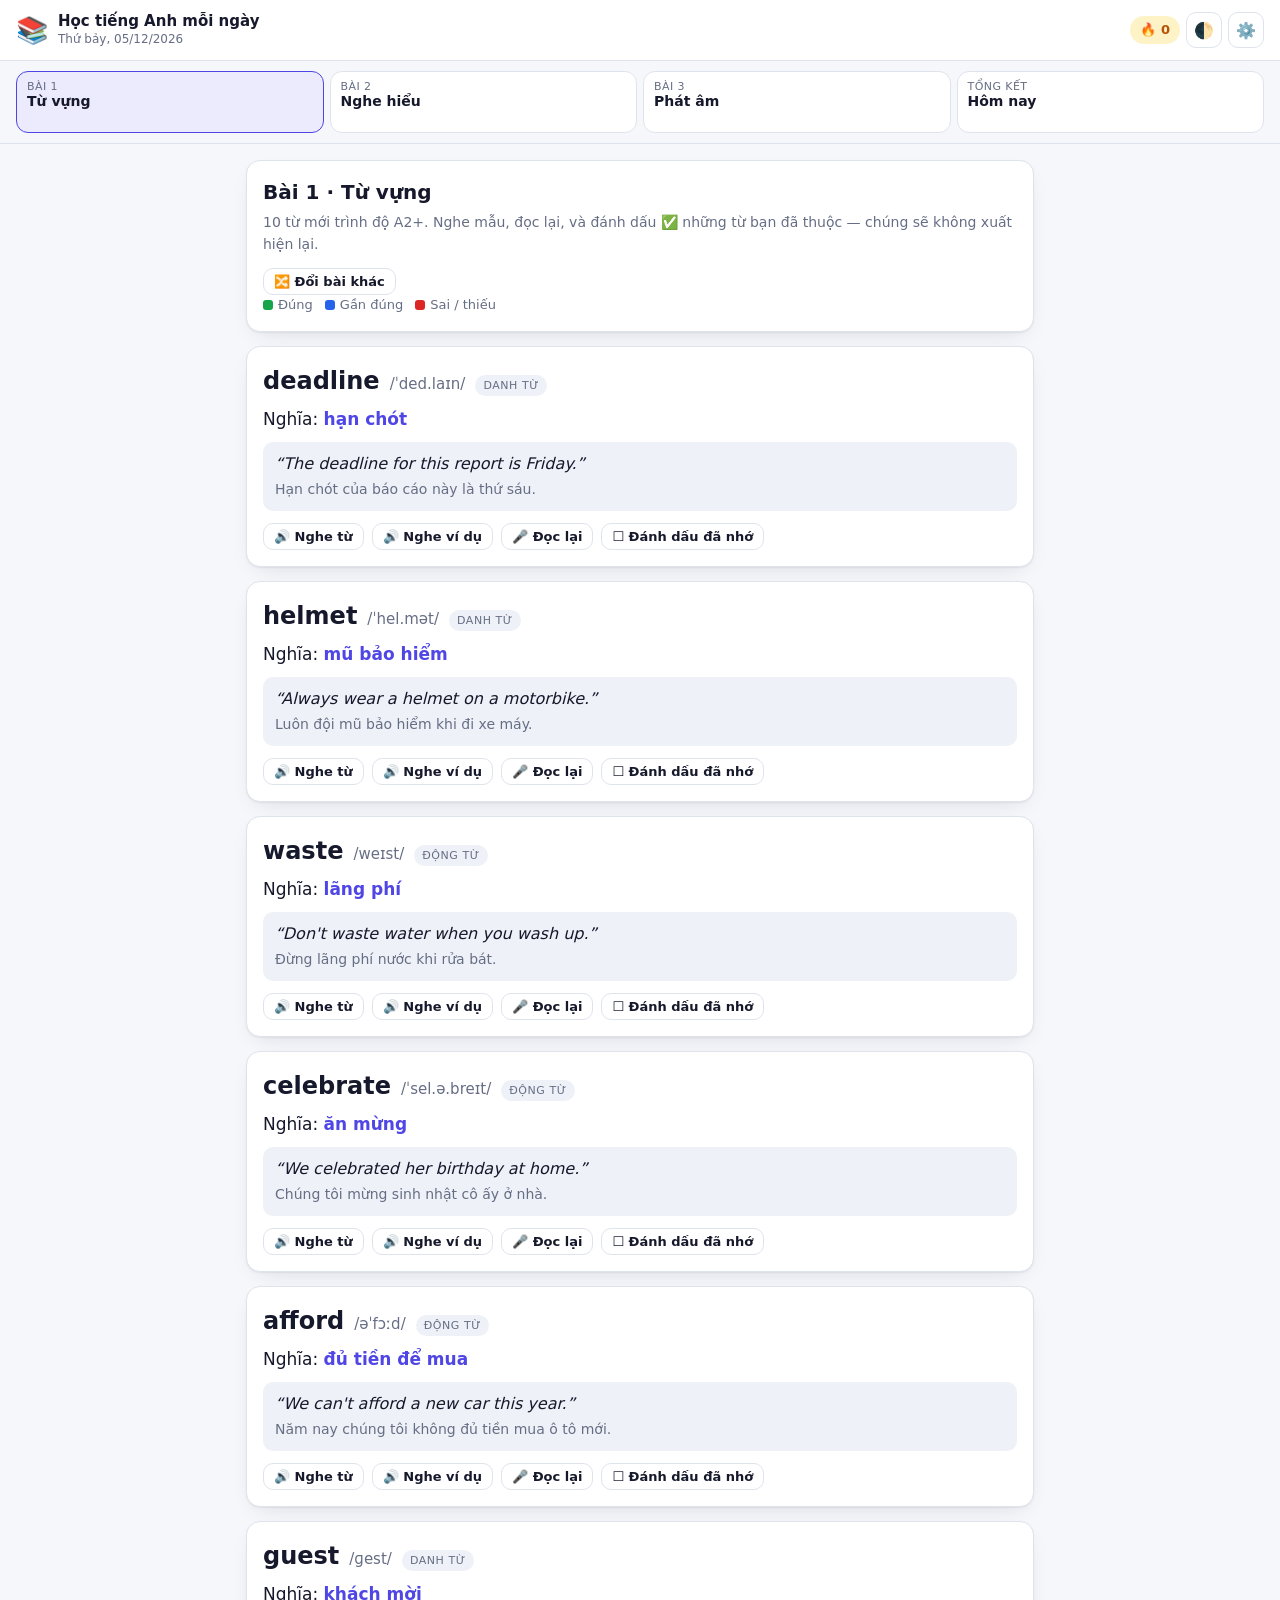
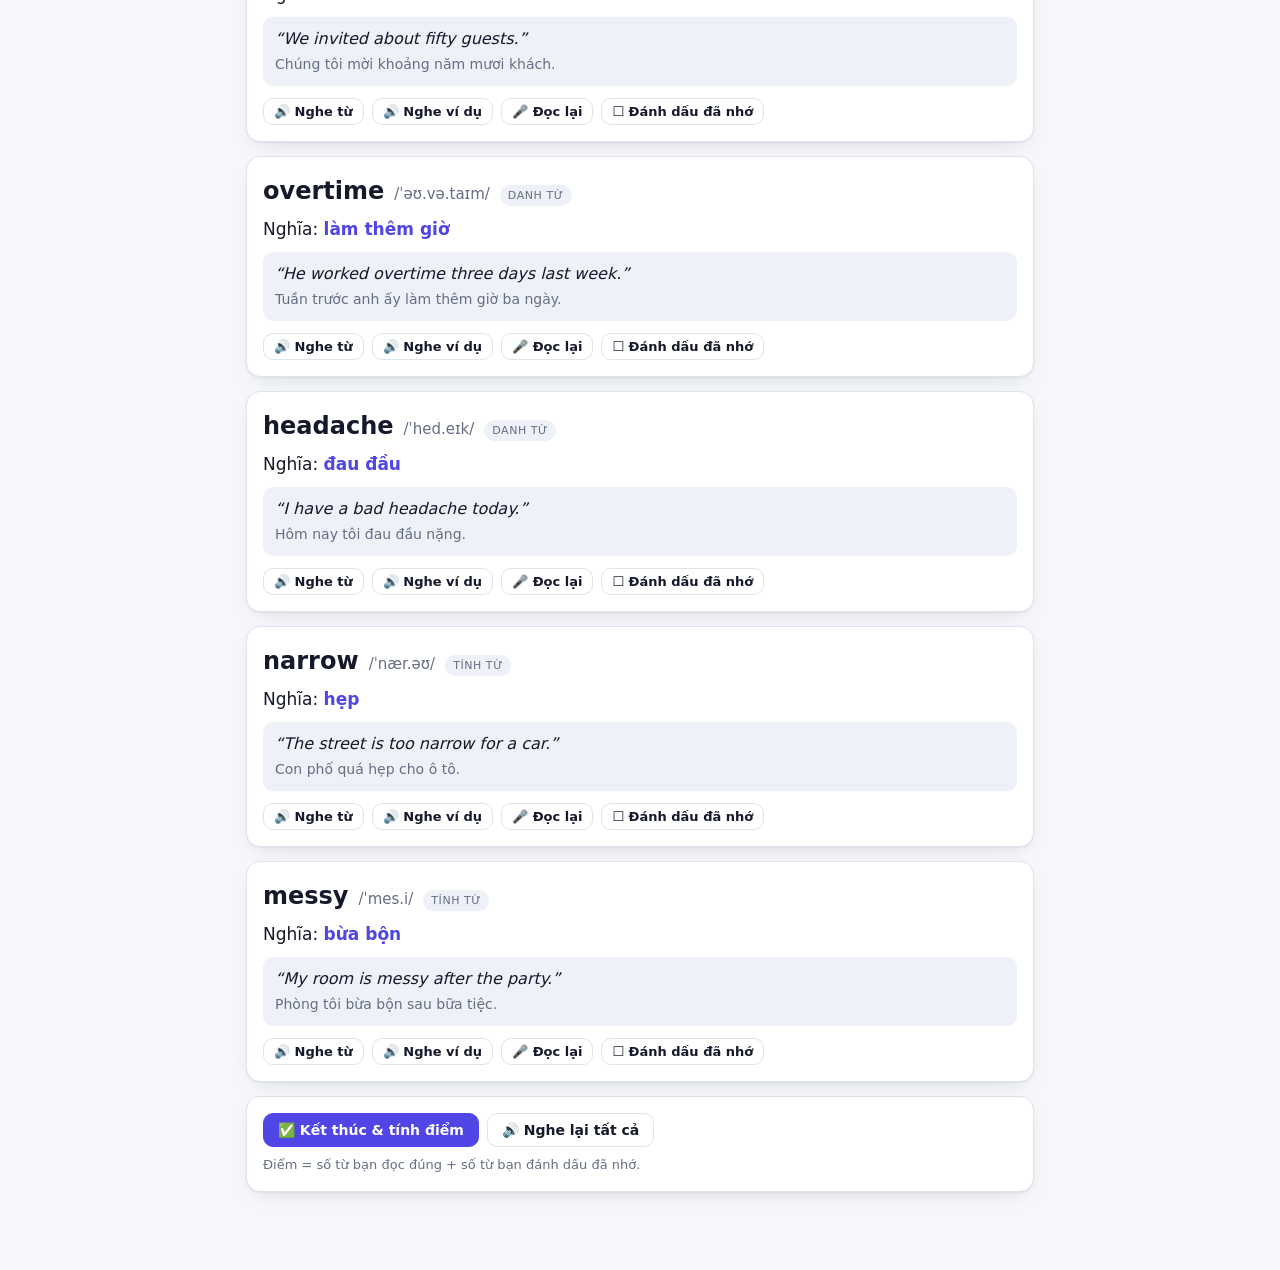
<file: index.html>
<!DOCTYPE html>
<html lang="vi">
<head>
<meta charset="utf-8">
<meta name="viewport" content="width=device-width, initial-scale=1, viewport-fit=cover">
<meta name="theme-color" content="#4f46e5" media="(prefers-color-scheme: light)">
<meta name="theme-color" content="#0f172a" media="(prefers-color-scheme: dark)">
<meta name="description" content="Luyện tiếng Anh A2+ mỗi ngày: từ vựng, nghe hiểu, đọc và phát âm.">
<title>Học tiếng Anh mỗi ngày</title>

<link rel="manifest" href="./manifest.webmanifest">
<link rel="icon" href="./icons/icon.svg" type="image/svg+xml">
<link rel="apple-touch-icon" href="./icons/apple-touch-icon.png">

<!-- iOS: mở toàn màn hình như app khi thêm vào Màn hình chính -->
<meta name="mobile-web-app-capable" content="yes">
<meta name="apple-mobile-web-app-capable" content="yes">
<meta name="apple-mobile-web-app-status-bar-style" content="black-translucent">
<meta name="apple-mobile-web-app-title" content="Tiếng Anh">

<link rel="stylesheet" href="./css/style.css">
</head>
<body>

<header class="topbar">
  <div class="brand">
    <span class="brand-icon">📚</span>
    <div>
      <div class="brand-title">Học tiếng Anh mỗi ngày</div>
      <div class="brand-sub" id="today-label">—</div>
    </div>
  </div>
  <div class="topbar-right">
    <div class="streak" id="streak-badge" title="Số ngày học liên tiếp">🔥 <span id="streak-count">0</span></div>
    <button class="icon-btn" id="btn-theme" title="Đổi giao diện sáng/tối" aria-label="Đổi giao diện">🌓</button>
    <button class="icon-btn" id="btn-settings" title="Cài đặt" aria-label="Cài đặt">⚙️</button>
  </div>
</header>

<nav class="tabs" id="tabs">
  <button class="tab" data-view="ex1">
    <span class="tab-num">Bài 1</span>
    <span class="tab-name">Từ vựng</span>
    <span class="tab-score" id="tab-score-1"></span>
  </button>
  <button class="tab" data-view="ex2">
    <span class="tab-num">Bài 2</span>
    <span class="tab-name">Nghe hiểu</span>
    <span class="tab-score" id="tab-score-2"></span>
  </button>
  <button class="tab" data-view="ex3">
    <span class="tab-num">Bài 3</span>
    <span class="tab-name">Phát âm</span>
    <span class="tab-score" id="tab-score-3"></span>
  </button>
  <button class="tab" data-view="summary">
    <span class="tab-num">Tổng kết</span>
    <span class="tab-name">Hôm nay</span>
    <span class="tab-score"></span>
  </button>
</nav>

<main id="main">
  <section class="view" id="view-ex1" hidden></section>
  <section class="view" id="view-ex2" hidden></section>
  <section class="view" id="view-ex3" hidden></section>
  <section class="view" id="view-summary" hidden></section>
  <section class="view" id="view-loading">
    <div class="card center">
      <div class="spinner"></div>
      <p>Đang tải bài học hôm nay…</p>
    </div>
  </section>
</main>

<!-- Cài đặt -->
<dialog id="dlg-settings" class="dlg">
  <form method="dialog" class="dlg-body">
    <h2>Cài đặt</h2>

    <fieldset>
      <legend>Giọng đọc</legend>
      <label class="row">
        <span>Giọng</span>
        <select id="set-voice"></select>
      </label>
      <label class="row">
        <span>Tốc độ đọc: <b id="set-rate-val">0.9×</b></span>
        <input type="range" id="set-rate" min="0.6" max="1.2" step="0.05" value="0.9">
      </label>
      <button type="button" class="btn ghost" id="btn-test-voice">🔊 Nghe thử</button>
    </fieldset>

    <fieldset>
      <legend>Từ đã nhớ</legend>
      <p class="muted small">Những từ này sẽ không xuất hiện lại trong Bài 1.</p>
      <div id="known-words-list" class="chips"></div>
      <button type="button" class="btn ghost danger" id="btn-clear-known">Bỏ đánh dấu tất cả</button>
    </fieldset>

    <fieldset>
      <legend>Cài lên thiết bị</legend>
      <p class="muted small" id="install-status">—</p>
      <button type="button" class="btn primary" id="btn-install" hidden>⬇️ Cài đặt app</button>
      <p class="muted small" id="install-help"></p>
    </fieldset>

    <fieldset>
      <legend>Tiến độ</legend>
      <p class="muted small">
        Tiến độ lưu riêng trên từng thiết bị. Muốn chuyển sang máy khác thì xuất ra
        file rồi nhập lại ở máy kia.
      </p>
      <div class="btn-row">
        <button type="button" class="btn ghost" id="btn-export">⬇️ Xuất tiến độ (JSON)</button>
        <button type="button" class="btn ghost" id="btn-import">⬆️ Nhập tiến độ</button>
        <input type="file" id="file-import" accept="application/json" hidden>
      </div>
      <button type="button" class="btn ghost danger" id="btn-reset">Xoá toàn bộ tiến độ</button>
    </fieldset>

    <fieldset>
      <legend>Claude API (tuỳ chọn)</legend>
      <p class="muted small">
        Nhập API key để bấm <b>“Sinh bài mới bằng AI”</b> ở mỗi bài. Không nhập vẫn học
        bình thường bằng ngân hàng bài có sẵn.
      </p>
      <div class="warn small">
        ⚠️ Key được lưu trong <code>localStorage</code> của chính trình duyệt này và gửi
        thẳng tới api.anthropic.com. Chỉ dùng key cá nhân có giới hạn chi tiêu, và
        <b>không nhập trên máy dùng chung</b>.
      </div>
      <label class="row">
        <span>API key</span>
        <input type="password" id="set-apikey" placeholder="sk-ant-…" autocomplete="off">
      </label>
    </fieldset>

    <menu class="dlg-actions">
      <button class="btn primary" value="close">Xong</button>
    </menu>
  </form>
</dialog>

<div id="toast" class="toast" hidden></div>

<script type="module" src="./js/app.js"></script>
</body>
</html>
</file>
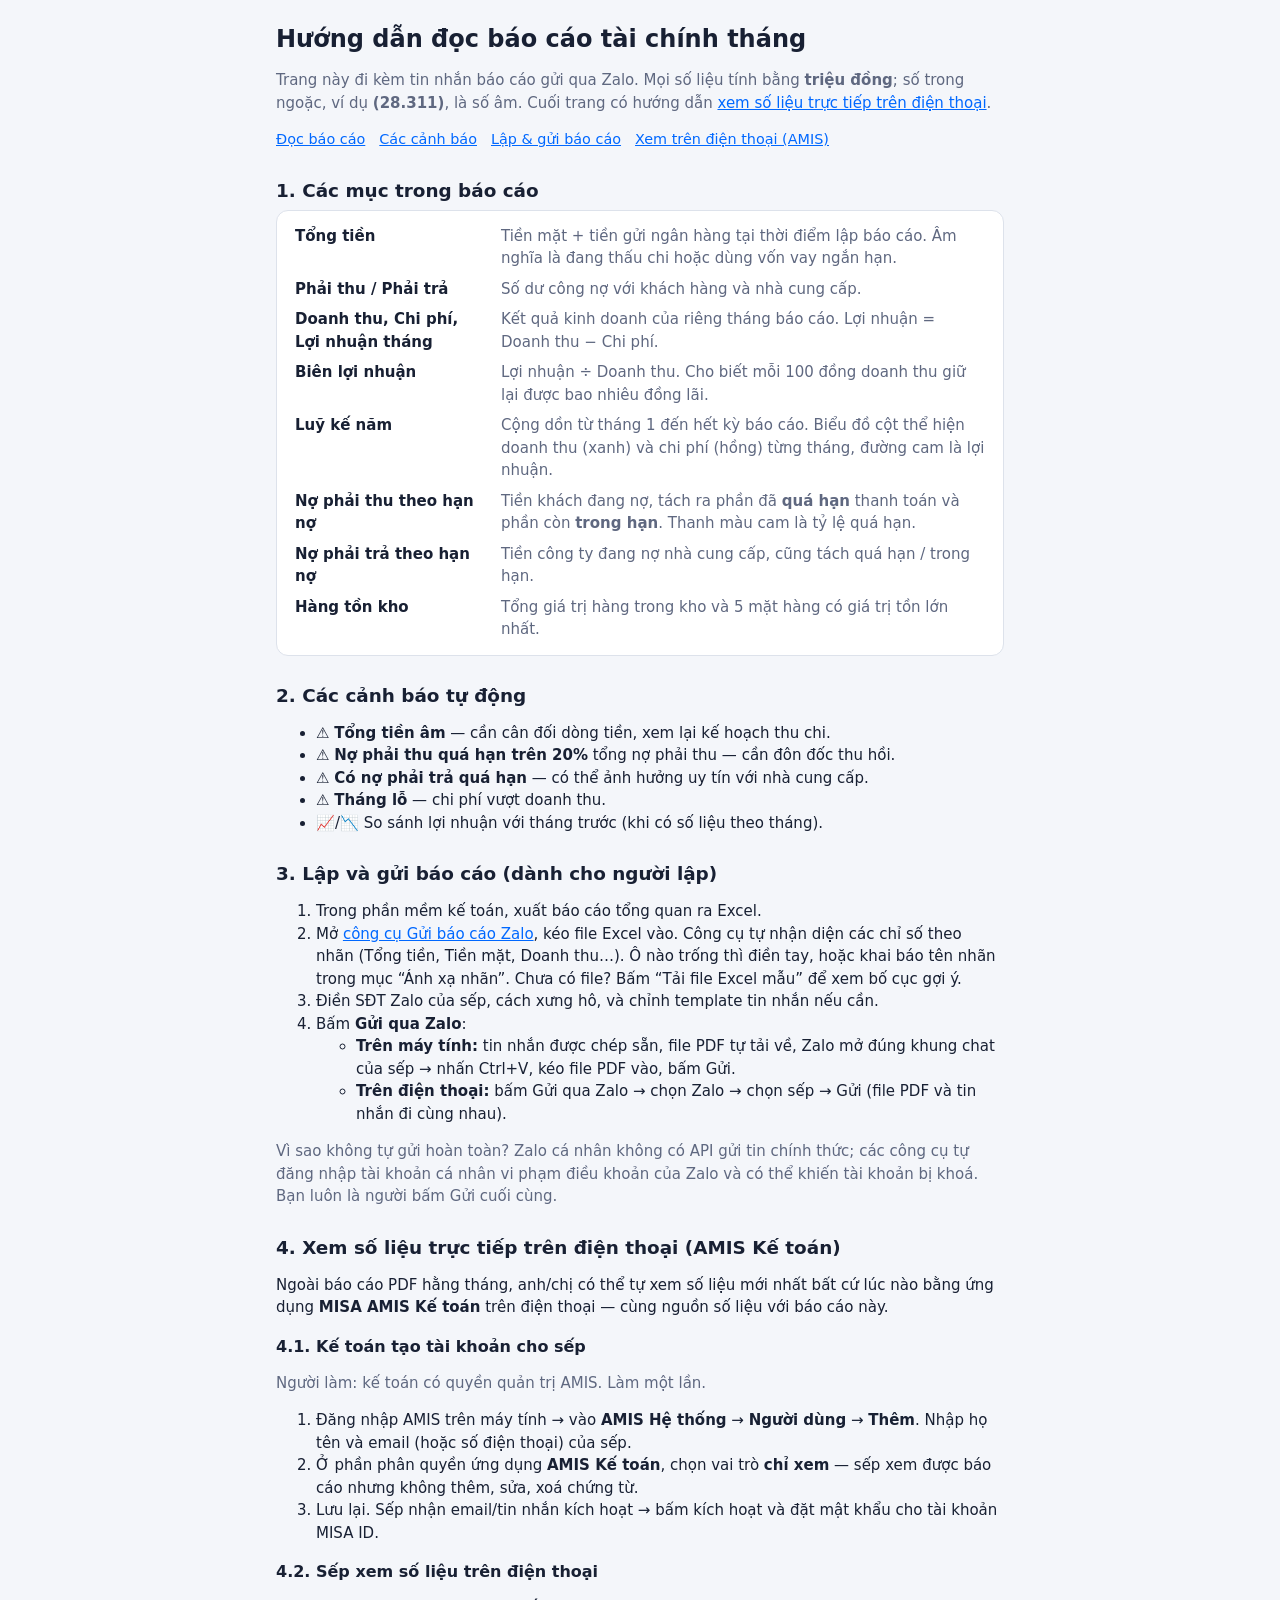
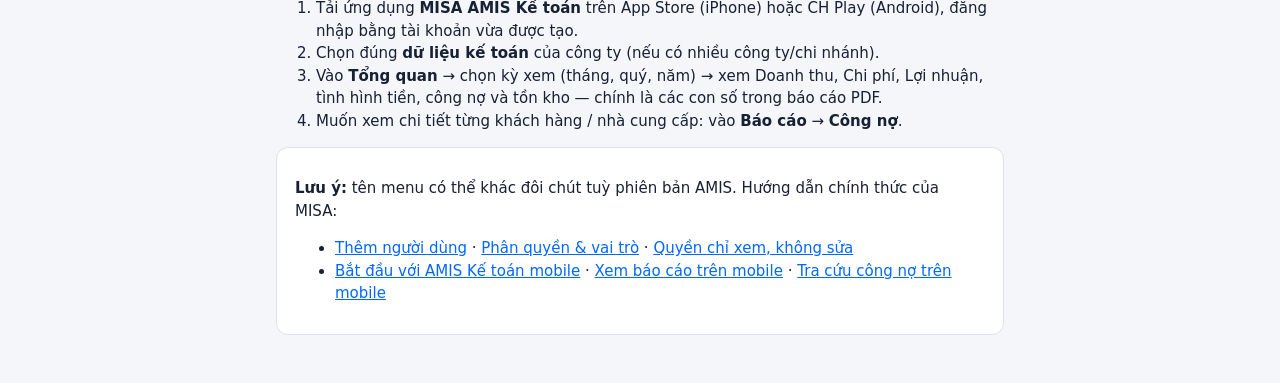
<file: zalo-report/huong-dan.html>
<!doctype html>
<html lang="vi">
<head>
  <meta charset="utf-8">
  <meta name="viewport" content="width=device-width, initial-scale=1">
  <title>Hướng dẫn báo cáo</title>
  <meta name="description" content="Cách đọc báo cáo tài chính tháng, cách lập và gửi báo cáo qua Zalo, và cách xem số liệu trực tiếp trên điện thoại.">
  <link rel="stylesheet" href="css/report.css">
  <style>
    .doc { max-width: 760px; margin: 0 auto; padding: 24px 16px 48px; }
    .doc h1 { font-size: 1.5rem; margin-bottom: 6px; }
    .doc h2 { font-size: 1.15rem; margin: 28px 0 8px; }
    .doc h3.sub { font-size: 1rem; margin: 18px 0 4px; }
    .doc a { color: var(--accent); }
    .doc p, .doc li { color: var(--text); }
    .doc .lead { color: var(--muted); }
    .doc dl { display: grid; grid-template-columns: minmax(120px, 190px) 1fr; gap: 8px 16px; margin: 0; }
    .doc dt { font-weight: 600; }
    .doc dd { margin: 0; color: var(--muted); }
    .doc nav { display: flex; gap: 14px; flex-wrap: wrap; font-size: .9rem; margin-top: 8px; }
    .doc nav a { color: var(--accent); }
    .doc .box { background: var(--surface); border: 1px solid var(--border); border-radius: var(--radius); padding: 14px 18px; }
    @media (max-width: 560px) { .doc dl { grid-template-columns: 1fr; } .doc dd { margin-bottom: 6px; } }
  </style>
</head>
<body>
  <main class="doc">
    <h1>Hướng dẫn đọc báo cáo tài chính tháng</h1>
    <p class="lead">Trang này đi kèm tin nhắn báo cáo gửi qua Zalo. Mọi số liệu tính bằng <b>triệu đồng</b>;
      số trong ngoặc, ví dụ <b>(28.311)</b>, là số âm.
      Cuối trang có hướng dẫn <a href="#amis-mobile">xem số liệu trực tiếp trên điện thoại</a>.</p>
    <nav><a href="#doc-bao-cao">Đọc báo cáo</a><a href="#canh-bao">Các cảnh báo</a><a href="#lap-bao-cao">Lập &amp; gửi báo cáo</a><a href="#amis-mobile">Xem trên điện thoại (AMIS)</a></nav>

    <h2 id="doc-bao-cao">1. Các mục trong báo cáo</h2>
    <div class="box">
      <dl>
        <dt>Tổng tiền</dt><dd>Tiền mặt + tiền gửi ngân hàng tại thời điểm lập báo cáo. Âm nghĩa là đang thấu chi hoặc dùng vốn vay ngắn hạn.</dd>
        <dt>Phải thu / Phải trả</dt><dd>Số dư công nợ với khách hàng và nhà cung cấp.</dd>
        <dt>Doanh thu, Chi phí, Lợi nhuận tháng</dt><dd>Kết quả kinh doanh của riêng tháng báo cáo. Lợi nhuận = Doanh thu − Chi phí.</dd>
        <dt>Biên lợi nhuận</dt><dd>Lợi nhuận ÷ Doanh thu. Cho biết mỗi 100 đồng doanh thu giữ lại được bao nhiêu đồng lãi.</dd>
        <dt>Luỹ kế năm</dt><dd>Cộng dồn từ tháng 1 đến hết kỳ báo cáo. Biểu đồ cột thể hiện doanh thu (xanh) và chi phí (hồng) từng tháng, đường cam là lợi nhuận.</dd>
        <dt>Nợ phải thu theo hạn nợ</dt><dd>Tiền khách đang nợ, tách ra phần đã <b>quá hạn</b> thanh toán và phần còn <b>trong hạn</b>. Thanh màu cam là tỷ lệ quá hạn.</dd>
        <dt>Nợ phải trả theo hạn nợ</dt><dd>Tiền công ty đang nợ nhà cung cấp, cũng tách quá hạn / trong hạn.</dd>
        <dt>Hàng tồn kho</dt><dd>Tổng giá trị hàng trong kho và 5 mặt hàng có giá trị tồn lớn nhất.</dd>
      </dl>
    </div>

    <h2 id="canh-bao">2. Các cảnh báo tự động</h2>
    <ul>
      <li>⚠️ <b>Tổng tiền âm</b> — cần cân đối dòng tiền, xem lại kế hoạch thu chi.</li>
      <li>⚠️ <b>Nợ phải thu quá hạn trên 20%</b> tổng nợ phải thu — cần đôn đốc thu hồi.</li>
      <li>⚠️ <b>Có nợ phải trả quá hạn</b> — có thể ảnh hưởng uy tín với nhà cung cấp.</li>
      <li>⚠️ <b>Tháng lỗ</b> — chi phí vượt doanh thu.</li>
      <li>📈/📉 So sánh lợi nhuận với tháng trước (khi có số liệu theo tháng).</li>
    </ul>

    <h2 id="lap-bao-cao">3. Lập và gửi báo cáo (dành cho người lập)</h2>
    <ol>
      <li>Trong phần mềm kế toán, xuất báo cáo tổng quan ra Excel.</li>
      <li>Mở <a href="./">công cụ Gửi báo cáo Zalo</a>, kéo file Excel vào. Công cụ tự nhận diện các chỉ số theo nhãn
        (Tổng tiền, Tiền mặt, Doanh thu…). Ô nào trống thì điền tay, hoặc khai báo tên nhãn trong mục “Ánh xạ nhãn”.
        Chưa có file? Bấm “Tải file Excel mẫu” để xem bố cục gợi ý.</li>
      <li>Điền SĐT Zalo của sếp, cách xưng hô, và chỉnh template tin nhắn nếu cần.</li>
      <li>Bấm <b>Gửi qua Zalo</b>:
        <ul>
          <li><b>Trên máy tính:</b> tin nhắn được chép sẵn, file PDF tự tải về, Zalo mở đúng khung chat của sếp → nhấn Ctrl+V, kéo file PDF vào, bấm Gửi.</li>
          <li><b>Trên điện thoại:</b> bấm Gửi qua Zalo → chọn Zalo → chọn sếp → Gửi (file PDF và tin nhắn đi cùng nhau).</li>
        </ul>
      </li>
    </ol>
    <p class="lead">Vì sao không tự gửi hoàn toàn? Zalo cá nhân không có API gửi tin chính thức; các công cụ tự đăng nhập
      tài khoản cá nhân vi phạm điều khoản của Zalo và có thể khiến tài khoản bị khoá. Bạn luôn là người bấm Gửi cuối cùng.</p>

    <h2 id="amis-mobile">4. Xem số liệu trực tiếp trên điện thoại (AMIS Kế toán)</h2>
    <p>Ngoài báo cáo PDF hằng tháng, anh/chị có thể tự xem số liệu mới nhất bất cứ lúc nào bằng ứng dụng
      <b>MISA AMIS Kế toán</b> trên điện thoại — cùng nguồn số liệu với báo cáo này.</p>

    <h3 class="sub">4.1. Kế toán tạo tài khoản cho sếp</h3>
    <p class="lead">Người làm: kế toán có quyền quản trị AMIS. Làm một lần.</p>
    <ol>
      <li>Đăng nhập AMIS trên máy tính → vào <b>AMIS Hệ thống</b> → <b>Người dùng</b> → <b>Thêm</b>.
        Nhập họ tên và email (hoặc số điện thoại) của sếp.</li>
      <li>Ở phần phân quyền ứng dụng <b>AMIS Kế toán</b>, chọn vai trò <b>chỉ xem</b> — sếp xem được
        báo cáo nhưng không thêm, sửa, xoá chứng từ.</li>
      <li>Lưu lại. Sếp nhận email/tin nhắn kích hoạt → bấm kích hoạt và đặt mật khẩu cho tài khoản MISA ID.</li>
    </ol>

    <h3 class="sub">4.2. Sếp xem số liệu trên điện thoại</h3>
    <ol>
      <li>Tải ứng dụng <b>MISA AMIS Kế toán</b> trên App Store (iPhone) hoặc CH Play (Android),
        đăng nhập bằng tài khoản vừa được tạo.</li>
      <li>Chọn đúng <b>dữ liệu kế toán</b> của công ty (nếu có nhiều công ty/chi nhánh).</li>
      <li>Vào <b>Tổng quan</b> → chọn kỳ xem (tháng, quý, năm) → xem Doanh thu, Chi phí, Lợi nhuận,
        tình hình tiền, công nợ và tồn kho — chính là các con số trong báo cáo PDF.</li>
      <li>Muốn xem chi tiết từng khách hàng / nhà cung cấp: vào <b>Báo cáo</b> → <b>Công nợ</b>.</li>
    </ol>

    <div class="box">
      <p><b>Lưu ý:</b> tên menu có thể khác đôi chút tuỳ phiên bản AMIS. Hướng dẫn chính thức của MISA:</p>
      <ul>
        <li><a href="https://helpact.misa.vn/?p=9430" target="_blank" rel="noopener">Thêm người dùng</a> ·
          <a href="https://helpact.misa.vn/?p=73499" target="_blank" rel="noopener">Phân quyền &amp; vai trò</a> ·
          <a href="https://helpact.misa.vn/?p=30003" target="_blank" rel="noopener">Quyền chỉ xem, không sửa</a></li>
        <li><a href="https://helpact.misa.vn/?p=16629" target="_blank" rel="noopener">Bắt đầu với AMIS Kế toán mobile</a> ·
          <a href="https://helpact.misa.vn/?p=16593" target="_blank" rel="noopener">Xem báo cáo trên mobile</a> ·
          <a href="https://helpact.misa.vn/?p=16619" target="_blank" rel="noopener">Tra cứu công nợ trên mobile</a></li>
      </ul>
    </div>
  </main>
</body>
</html>
</file>
<file: css/style.css>
/* ---------- Tokens ---------- */
:root {
  --bg: #f6f7fb;
  --surface: #ffffff;
  --surface-2: #eef1f7;
  --text: #16192b;
  --muted: #666e85;
  --border: #dfe3ec;
  --accent: #4f46e5;
  --accent-soft: #eceafd;

  --good: #16a34a;
  --good-bg: #dcfce7;
  --near: #2563eb;
  --near-bg: #dbeafe;
  --bad: #dc2626;
  --bad-bg: #fee2e2;
  --warn: #b45309;
  --warn-bg: #fef3c7;

  --radius: 14px;
  --shadow: 0 1px 2px rgba(16, 24, 40, .06), 0 8px 24px -12px rgba(16, 24, 40, .18);
  --font: system-ui, -apple-system, "Segoe UI", Roboto, "Helvetica Neue", Arial, sans-serif;
}

:root[data-theme="dark"] {
  --bg: #0f172a;
  --surface: #182135;
  --surface-2: #1f2b44;
  --text: #e8ecf6;
  --muted: #97a2ba;
  --border: #2c3a58;
  --accent: #818cf8;
  --accent-soft: #262f52;

  --good: #4ade80;
  --good-bg: #12341f;
  --near: #60a5fa;
  --near-bg: #12294a;
  --bad: #f87171;
  --bad-bg: #3c1618;
  --warn: #fbbf24;
  --warn-bg: #3a2c0a;

  --shadow: 0 1px 2px rgba(0, 0, 0, .4), 0 8px 24px -12px rgba(0, 0, 0, .7);
}

* { box-sizing: border-box; }

body {
  margin: 0;
  font-family: var(--font);
  background: var(--bg);
  color: var(--text);
  line-height: 1.55;
  -webkit-text-size-adjust: 100%;
}

/* ---------- Topbar ---------- */
.topbar {
  position: sticky;
  top: 0;
  z-index: 20;
  display: flex;
  align-items: center;
  justify-content: space-between;
  gap: 12px;
  /* padding-top thêm vùng an toàn: khi cài như app trên iPhone có tai thỏ,
     thanh trạng thái nằm đè lên nội dung nếu không trừ ra. */
  padding: calc(10px + env(safe-area-inset-top, 0px)) 16px 10px;
  background: var(--surface);
  border-bottom: 1px solid var(--border);
}
.brand { display: flex; align-items: center; gap: 10px; min-width: 0; }
.brand-icon { font-size: 26px; }
.brand-title { font-weight: 700; font-size: 15px; line-height: 1.2; }
.brand-sub { font-size: 12px; color: var(--muted); }
.topbar-right { display: flex; align-items: center; gap: 6px; }
.streak {
  font-size: 13px; font-weight: 600;
  background: var(--warn-bg); color: var(--warn);
  padding: 4px 10px; border-radius: 999px; white-space: nowrap;
}
.icon-btn {
  border: 1px solid var(--border); background: var(--surface);
  color: var(--text); border-radius: 10px;
  width: 36px; height: 36px; font-size: 16px; cursor: pointer;
}
.icon-btn:hover { background: var(--surface-2); }

/* ---------- Tabs ---------- */
.tabs {
  /* 57px = chiều cao .topbar; cộng thêm vùng an toàn để tab dính đúng dưới nó. */
  position: sticky; top: calc(57px + env(safe-area-inset-top, 0px)); z-index: 19;
  display: grid; grid-template-columns: repeat(4, 1fr);
  gap: 6px; padding: 10px 16px;
  background: var(--bg); border-bottom: 1px solid var(--border);
}
.tab {
  display: flex; flex-direction: column; align-items: flex-start; gap: 0;
  padding: 8px 10px; cursor: pointer; text-align: left;
  background: var(--surface); color: var(--text);
  border: 1px solid var(--border); border-radius: 12px;
  font-family: inherit; min-width: 0;
}
.tab:hover { border-color: var(--accent); }
.tab.active { background: var(--accent-soft); border-color: var(--accent); }
.tab-num { font-size: 11px; color: var(--muted); text-transform: uppercase; letter-spacing: .04em; }
.tab-name { font-size: 14px; font-weight: 600; white-space: nowrap; overflow: hidden; text-overflow: ellipsis; max-width: 100%; }
.tab-score { font-size: 11px; font-weight: 700; color: var(--good); min-height: 15px; }

/* ---------- Layout ---------- */
main {
  max-width: 820px; margin: 0 auto;
  padding: 16px 16px calc(64px + env(safe-area-inset-bottom, 0px));
}
.view { display: block; }
/* Phải đặt sau .view — nếu không `display: block` sẽ đè lên [hidden] của trình duyệt
   và cả ba bài cùng hiện một lúc. */
.view[hidden] { display: none; }
.card {
  background: var(--surface); border: 1px solid var(--border);
  border-radius: var(--radius); box-shadow: var(--shadow);
  padding: 16px; margin-bottom: 14px;
}
.card.center { text-align: center; }
.exercise-head { margin-bottom: 14px; }
.exercise-head h1 { font-size: 20px; margin: 0 0 4px; }
.exercise-head p { margin: 0; color: var(--muted); font-size: 14px; }
.head-actions { display: flex; flex-wrap: wrap; gap: 8px; margin-top: 12px; }

.muted { color: var(--muted); }
.small { font-size: 13px; }
.warn {
  background: var(--warn-bg); color: var(--warn);
  border-radius: 10px; padding: 8px 10px; margin: 8px 0;
}

/* ---------- Buttons ---------- */
.btn {
  font-family: inherit; font-size: 14px; font-weight: 600;
  padding: 8px 14px; border-radius: 10px; cursor: pointer;
  border: 1px solid var(--border); background: var(--surface); color: var(--text);
  display: inline-flex; align-items: center; gap: 6px;
}
.btn:hover:not(:disabled) { background: var(--surface-2); }
.btn:disabled { opacity: .5; cursor: not-allowed; }
.btn.primary { background: var(--accent); border-color: var(--accent); color: #fff; }
.btn.primary:hover:not(:disabled) { filter: brightness(1.08); }
.btn.ghost { background: transparent; }
.btn.danger { color: var(--bad); border-color: var(--bad); }
.btn.small { font-size: 13px; padding: 5px 10px; }
.btn.rec-active { background: var(--bad); border-color: var(--bad); color: #fff; animation: pulse 1.1s infinite; }
@keyframes pulse { 50% { opacity: .6; } }
.btn-row { display: flex; flex-wrap: wrap; gap: 8px; }

/* ---------- Bài 1: từ vựng ---------- */
.word-card { position: relative; }
.word-card.known { opacity: .6; }
.word-top { display: flex; align-items: baseline; gap: 10px; flex-wrap: wrap; }
.word-en { font-size: 24px; font-weight: 700; }
.word-ipa { color: var(--muted); font-size: 15px; }
.word-pos {
  font-size: 11px; text-transform: uppercase; letter-spacing: .05em;
  background: var(--surface-2); color: var(--muted);
  padding: 2px 8px; border-radius: 999px;
}
.word-vi { font-size: 17px; margin: 6px 0 10px; }
.word-vi b { color: var(--accent); }
.word-example {
  background: var(--surface-2); border-radius: 10px;
  padding: 10px 12px; margin-bottom: 12px;
}
.word-example .en { font-style: italic; }
.word-example .vi { color: var(--muted); font-size: 14px; margin-top: 2px; }
.word-actions { display: flex; flex-wrap: wrap; gap: 8px; align-items: center; }
.word-result { font-size: 14px; font-weight: 600; margin-left: auto; }

/* ---------- Bài 2: nghe ---------- */
.player { display: flex; flex-wrap: wrap; gap: 8px; align-items: center; }
.transcript {
  margin-top: 12px; padding: 12px; border-radius: 10px;
  background: var(--surface-2); border-left: 3px solid var(--accent);
}
.transcript-line { margin: 0 0 6px; }
.transcript-line b { color: var(--accent); }
.q-block { border-top: 1px solid var(--border); padding-top: 14px; margin-top: 14px; }
.q-block:first-child { border-top: 0; padding-top: 0; margin-top: 0; }
.q-text { font-weight: 600; margin: 0 0 8px; }
.opt {
  display: block; width: 100%; text-align: left; margin-bottom: 6px;
  padding: 9px 12px; border-radius: 10px; cursor: pointer;
  border: 1px solid var(--border); background: var(--surface);
  color: var(--text); font-family: inherit; font-size: 14px;
}
.opt:hover:not(:disabled) { border-color: var(--accent); }
.opt:disabled { cursor: default; }
.opt.correct { background: var(--good-bg); border-color: var(--good); color: var(--good); font-weight: 600; }
.opt.wrong { background: var(--bad-bg); border-color: var(--bad); color: var(--bad); }
.q-explain {
  margin-top: 6px; font-size: 14px; padding: 8px 10px;
  border-radius: 8px; background: var(--surface-2); color: var(--muted);
}

/* ---------- Bài 3: phát âm ---------- */
.sent-en { font-size: 19px; font-weight: 600; margin-bottom: 2px; }
.sent-vi { color: var(--muted); margin-bottom: 12px; }
.sent-actions { display: flex; flex-wrap: wrap; gap: 8px; align-items: center; }
.sent-score { margin-left: auto; font-weight: 700; }
.readback { margin-top: 12px; }
.readback-label {
  font-size: 12px; text-transform: uppercase; letter-spacing: .04em;
  color: var(--muted); margin-bottom: 2px;
}
.readback-line { font-size: 17px; line-height: 2; margin-bottom: 10px; }
.w { padding: 2px 5px; border-radius: 6px; margin-right: 3px; display: inline-block; }
.w-good { background: var(--good-bg); color: var(--good); font-weight: 600; }
.w-near { background: var(--near-bg); color: var(--near); font-weight: 600; }
.w-bad  { background: var(--bad-bg);  color: var(--bad);  font-weight: 600; }
.w-miss { background: var(--bad-bg); color: var(--bad); text-decoration: line-through; opacity: .75; }
.w-extra { background: var(--bad-bg); color: var(--bad); font-style: italic; }
.legend { display: flex; flex-wrap: wrap; gap: 12px; font-size: 13px; color: var(--muted); }
.legend span::before {
  content: ""; display: inline-block; width: 10px; height: 10px;
  border-radius: 3px; margin-right: 5px; vertical-align: middle;
}
.legend .lg-good::before { background: var(--good); }
.legend .lg-near::before { background: var(--near); }
.legend .lg-bad::before  { background: var(--bad); }

/* ---------- Kết quả / tổng kết ---------- */
.result-card { border-left: 4px solid var(--accent); }
.score-big { font-size: 40px; font-weight: 800; line-height: 1.1; }
.score-big small { font-size: 16px; font-weight: 600; color: var(--muted); }
.feedback { margin-top: 8px; font-size: 15px; }
.feedback.loading { color: var(--muted); font-style: italic; }
.summary-grid { display: grid; grid-template-columns: repeat(auto-fit, minmax(150px, 1fr)); gap: 12px; }
.stat { background: var(--surface-2); border-radius: 12px; padding: 12px; }
.stat-label { font-size: 12px; color: var(--muted); text-transform: uppercase; letter-spacing: .04em; }
.stat-value { font-size: 26px; font-weight: 800; }
.chart { display: flex; align-items: flex-end; gap: 8px; height: 130px; margin-top: 10px; }
.bar-wrap { flex: 1; display: flex; flex-direction: column; align-items: center; gap: 4px; height: 100%; justify-content: flex-end; }
.bar { width: 100%; background: var(--accent); border-radius: 6px 6px 0 0; min-height: 3px; }
.bar.empty { background: var(--border); }
.bar-label { font-size: 11px; color: var(--muted); }
.bar-value { font-size: 11px; font-weight: 700; }

.chips { display: flex; flex-wrap: wrap; gap: 6px; margin: 8px 0; max-height: 180px; overflow-y: auto; }
.chip {
  font-size: 13px; padding: 3px 10px; border-radius: 999px; cursor: pointer;
  background: var(--good-bg); color: var(--good);
  border: 1px solid transparent; font-family: inherit;
}
.chip:hover { border-color: var(--bad); color: var(--bad); background: var(--bad-bg); }

.progress-dots { display: flex; gap: 5px; margin-top: 8px; }
.dot { width: 9px; height: 9px; border-radius: 50%; background: var(--border); }
.dot.done { background: var(--good); }

/* ---------- Dialog ---------- */
.dlg {
  border: 1px solid var(--border); border-radius: var(--radius);
  background: var(--surface); color: var(--text);
  padding: 0; max-width: 520px; width: calc(100% - 32px);
  box-shadow: var(--shadow);
}
.dlg::backdrop { background: rgba(0, 0, 0, .5); }
.dlg-body { padding: 18px; max-height: 82vh; overflow-y: auto; }
.dlg-body h2 { margin: 0 0 12px; font-size: 19px; }
.dlg fieldset {
  border: 1px solid var(--border); border-radius: 12px;
  padding: 12px; margin: 0 0 12px;
}
.dlg legend { font-size: 13px; font-weight: 700; padding: 0 6px; }
.row { display: flex; align-items: center; justify-content: space-between; gap: 10px; margin-bottom: 8px; flex-wrap: wrap; }
.row > span { font-size: 14px; }
.row select, .row input[type="password"], .row input[type="range"] {
  font-family: inherit; font-size: 14px; padding: 6px 8px;
  border: 1px solid var(--border); border-radius: 8px;
  background: var(--surface); color: var(--text); flex: 1; min-width: 140px;
}
.row input[type="range"] { padding: 0; }
.dlg-actions { display: flex; justify-content: flex-end; padding: 0; margin: 0; }

/* ---------- Misc ---------- */
.spinner {
  width: 28px; height: 28px; margin: 0 auto 10px;
  border: 3px solid var(--border); border-top-color: var(--accent);
  border-radius: 50%; animation: spin .8s linear infinite;
}
@keyframes spin { to { transform: rotate(360deg); } }

/* Thanh báo có bản mới (service worker vừa tải xong bản cập nhật) */
.update-bar {
  position: fixed; left: 50%; bottom: 16px; transform: translateX(-50%);
  display: flex; align-items: center; gap: 10px; flex-wrap: wrap;
  background: var(--surface); color: var(--text);
  border: 1px solid var(--accent); border-radius: 999px;
  padding: 8px 10px 8px 16px; box-shadow: var(--shadow);
  z-index: 90; font-size: 14px;
  max-width: calc(100% - 24px);
  margin-bottom: env(safe-area-inset-bottom, 0px);
}

.toast {
  position: fixed; left: 50%; bottom: 24px; transform: translateX(-50%);
  background: var(--text); color: var(--bg);
  padding: 10px 18px; border-radius: 999px; font-size: 14px; font-weight: 600;
  z-index: 100; box-shadow: var(--shadow); max-width: calc(100% - 32px);
}

@media (max-width: 560px) {
  .tabs { grid-template-columns: repeat(4, 1fr); gap: 4px; padding: 8px 10px; }
  .tab { padding: 6px 7px; }
  .tab-name { font-size: 12px; }
  .tab-num { font-size: 10px; }
  main { padding: 12px 10px 60px; }
  .word-en { font-size: 21px; }
  .brand-title { font-size: 14px; }
}
</file>
<file: zalo-report/css/report.css>
:root {
  --bg: #f4f6fa;
  --surface: #ffffff;
  --surface-2: #eef1f6;
  --text: #182033;
  --muted: #5f6880;
  --border: #dde2eb;
  --accent: #0068ff; /* xanh Zalo */
  --accent-text: #ffffff;
  --warn: #c2410c;
  --warn-bg: #fff4e6;
  --bad: #dc2626;
  --ok: #15803d;
  --radius: 12px;
  --font: system-ui, -apple-system, "Segoe UI", Roboto, "Helvetica Neue", Arial, sans-serif;
  color-scheme: light;
}

@media (prefers-color-scheme: dark) {
  :root:not([data-theme="light"]) {
    --bg: #0f1522;
    --surface: #182030;
    --surface-2: #212b3e;
    --text: #e7ebf3;
    --muted: #9aa5bb;
    --border: #2d3a52;
    --accent: #3d8bff;
    --warn: #fb923c;
    --warn-bg: #3a2612;
    --bad: #f87171;
    --ok: #4ade80;
    color-scheme: dark;
  }
}
:root[data-theme="dark"] {
  --bg: #0f1522;
  --surface: #182030;
  --surface-2: #212b3e;
  --text: #e7ebf3;
  --muted: #9aa5bb;
  --border: #2d3a52;
  --accent: #3d8bff;
  --warn: #fb923c;
  --warn-bg: #3a2612;
  --bad: #f87171;
  --ok: #4ade80;
  color-scheme: dark;
}

* { box-sizing: border-box; }
body {
  margin: 0;
  background: var(--bg);
  color: var(--text);
  font: 15px/1.5 var(--font);
}
h1, h2, h3 { line-height: 1.25; margin: 0; }

.top {
  display: flex;
  justify-content: space-between;
  align-items: flex-start;
  gap: 16px;
  padding: 20px 24px 8px;
  max-width: 1500px;
  margin: 0 auto;
}
.top h1 { font-size: 1.4rem; }
.top p { margin: 4px 0 0; color: var(--muted); max-width: 70ch; }

.layout {
  display: grid;
  grid-template-columns: minmax(0, 1fr) minmax(0, 1fr);
  gap: 20px;
  padding: 12px 24px 40px;
  max-width: 1500px;
  margin: 0 auto;
}
@media (max-width: 1100px) {
  .layout { grid-template-columns: minmax(0, 1fr); padding: 12px 16px 32px; }
  .top { padding: 16px 16px 4px; }
}

.steps { display: grid; gap: 16px; align-content: start; }
.step, .preview {
  background: var(--surface);
  border: 1px solid var(--border);
  border-radius: var(--radius);
  padding: 18px;
}
.step h2, .preview h2 { font-size: 1.05rem; margin-bottom: 12px; display: flex; align-items: center; gap: 8px; }
.step h2 small { color: var(--muted); font-weight: 400; }
.n {
  display: inline-grid; place-items: center;
  width: 24px; height: 24px; border-radius: 50%;
  background: var(--accent); color: var(--accent-text); font-size: .8rem;
}

.preview { position: sticky; top: 12px; align-self: start; max-height: calc(100vh - 24px); overflow: auto; }
@media (max-width: 1100px) { .preview { position: static; max-height: none; } }

.drop {
  display: grid; gap: 4px; place-items: center; text-align: center;
  border: 2px dashed var(--border); border-radius: var(--radius);
  padding: 28px 16px; cursor: pointer; background: var(--surface-2);
}
.drop.over { border-color: var(--accent); }
.drop input { position: absolute; opacity: 0; width: 1px; height: 1px; }
.drop span { color: var(--muted); font-size: .9rem; }

.row { display: flex; flex-wrap: wrap; gap: 10px; align-items: center; margin-top: 12px; }
.grid2, .grid3 { display: grid; gap: 10px; grid-template-columns: repeat(2, minmax(0, 1fr)); }
.grid3 { grid-template-columns: 1fr 1fr 1.6fr; }
@media (max-width: 640px) { .grid2, .grid3 { grid-template-columns: minmax(0, 1fr); } }

.fields { display: grid; gap: 12px; margin-top: 12px; grid-template-columns: repeat(auto-fill, minmax(200px, 1fr)); }
.fields fieldset { border: 1px solid var(--border); border-radius: 10px; margin: 0; padding: 8px 12px 12px; display: grid; gap: 8px; grid-column: 1 / -1; grid-template-columns: repeat(auto-fill, minmax(170px, 1fr)); }
.fields legend { color: var(--muted); font-size: .85rem; padding: 0 4px; }

.field { display: grid; gap: 4px; font-size: .85rem; color: var(--muted); }
.field span { white-space: nowrap; overflow: hidden; text-overflow: ellipsis; }
.inline { display: flex; gap: 8px; align-items: center; font-size: .9rem; color: var(--muted); }

input, select, textarea {
  font: inherit; color: var(--text); background: var(--surface);
  border: 1px solid var(--border); border-radius: 8px; padding: 7px 10px; width: 100%;
}
.inline select { width: auto; }
input[inputmode="decimal"] { text-align: right; font-variant-numeric: tabular-nums; }
textarea { resize: vertical; line-height: 1.45; }
input:focus, select:focus, textarea:focus { outline: 2px solid var(--accent); outline-offset: -1px; }
.field.missing input { border-color: var(--warn); background: var(--warn-bg); }
.invalid { border-color: var(--bad) !important; }

details { margin-top: 12px; }
summary { cursor: pointer; color: var(--accent); font-size: .9rem; }
details > * + * { margin-top: 8px; }
details textarea { font-family: ui-monospace, SFMono-Regular, Consolas, monospace; font-size: .85rem; }

.chips { display: flex; flex-wrap: wrap; gap: 6px; }
.chip {
  font: 12px ui-monospace, Consolas, monospace; border: 1px solid var(--border);
  background: var(--surface-2); color: var(--text); border-radius: 999px; padding: 3px 8px; cursor: pointer;
}

.btn {
  font: inherit; font-weight: 600; border-radius: 8px; padding: 9px 16px; cursor: pointer;
  border: 1px solid var(--border); background: var(--surface); color: var(--text);
}
.btn.primary { background: var(--accent); border-color: var(--accent); color: var(--accent-text); padding: 11px 22px; }
.btn:disabled { opacity: .55; cursor: not-allowed; }
.btn.ghost:hover:not(:disabled) { background: var(--surface-2); }
.link { color: var(--accent); background: none; border: 0; padding: 0; font: inherit; cursor: pointer; text-decoration: underline; }

.check { display: flex; gap: 8px; align-items: center; margin-top: 8px; font-size: .9rem; cursor: pointer; }
.check input { width: auto; margin: 0; }
.hint { color: var(--muted); font-size: .85rem; margin: 6px 0 0; }
.status { margin: 12px 0 0; font-size: .9rem; }
.warn { color: var(--warn); }
p.warn { font-size: .85rem; margin: 6px 0 0; }
.desktop-steps { margin: 14px 0 0; padding: 12px 12px 12px 32px; background: var(--surface-2); border-radius: 10px; }
.desktop-steps li + li { margin-top: 4px; }
kbd { border: 1px solid var(--border); border-bottom-width: 2px; border-radius: 4px; padding: 0 5px; font-size: .85em; }

.empty { color: var(--muted); }

.toast {
  position: fixed; left: 50%; bottom: 20px; transform: translateX(-50%);
  max-width: calc(100% - 32px); background: #182033; color: #fff;
  padding: 10px 16px; border-radius: 10px; box-shadow: 0 8px 24px rgba(0,0,0,.25); z-index: 10;
}
.toast[data-kind="error"] { background: #b91c1c; }
.toast[data-kind="ok"] { background: #15803d; }

/* ---------- Trang báo cáo (luôn nền trắng như giấy) ---------- */

.paper-wrap { overflow: hidden; }
.paper-scale { width: 760px; transform-origin: top left; }
.paper {
  width: 760px; margin: 0; padding: 22px 24px;
  background: #fff; color: #1d2433; border-radius: 4px;
  box-shadow: 0 1px 3px rgba(0,0,0,.12);
  font: 12px/1.45 var(--font);
  color-scheme: light;
}
.paper h1 { font-size: 20px; margin-top: 2px; }
.paper h3 { font-size: 13px; margin-bottom: 8px; }
.paper h3 small, .r-big small { font-weight: 400; color: #6b7385; font-size: 11px; }
.r-head { display: flex; justify-content: space-between; align-items: flex-end; border-bottom: 3px solid #0068ff; padding-bottom: 10px; margin-bottom: 12px; }
.r-kicker { color: #0068ff; font-weight: 700; letter-spacing: .04em; font-size: 11px; }
.r-date { text-align: right; color: #6b7385; font-size: 11px; }

.r-kpis { display: grid; grid-template-columns: repeat(4, 1fr); gap: 8px; margin-bottom: 10px; }
.r-kpi { background: #f3f6fb; border-radius: 8px; padding: 8px 10px; display: grid; }
.r-kpi span:first-child { color: #6b7385; font-size: 11px; }
.r-kpi .num { font-size: 18px; font-weight: 700; }

.r-grid2 { display: grid; grid-template-columns: 1fr 1fr; gap: 10px; margin-bottom: 10px; }
.r-card { border: 1px solid #e3e7ef; border-radius: 8px; padding: 10px 12px; break-inside: avoid; }
section.r-card { margin-bottom: 10px; }
.r-table { width: 100%; border-collapse: collapse; }
.r-table td { padding: 3px 0; border-bottom: 1px dashed #e3e7ef; }
.r-table td + td { text-align: right; }
.r-table tr.th td { color: #6b7385; font-size: 11px; }
.r-table td.indent { padding-left: 14px; color: #4a5266; }
.num { font-variant-numeric: tabular-nums; color: #1660d6; font-weight: 600; }
.num.neg { color: #d12e2e; }
.num.warn { color: #e8730c; }
.num.good { color: #e8730c; }
.r-muted { color: #6b7385; }
.small { font-size: 11px; }
.r-big { font-size: 20px; font-weight: 700; }
.r-big .num { color: #1d2433; }
.r-split { display: flex; justify-content: space-between; margin: 6px 0; }
.r-split .right { text-align: right; }
.r-bar { height: 8px; background: #e3e7ef; border-radius: 4px; overflow: hidden; }
.r-bar span { display: block; height: 100%; background: #f28a1e; }
.r-row { display: flex; justify-content: space-between; align-items: baseline; gap: 10px; }
.r-ytd { display: flex; gap: 14px; font-size: 11px; color: #6b7385; }
.r-ytd b { font-size: 14px; }
.c-dt { color: #22a06b; } .c-cp { color: #1d2433; } .c-ln { color: #e8730c; }
.r-chart canvas { width: 720px !important; height: 210px !important; }
.r-list { margin: 0; padding-left: 4px; list-style: none; }
.r-list li + li { margin-top: 4px; }
.r-foot { color: #9aa1b1; font-size: 10px; text-align: center; margin-top: 6px; }
</file>
